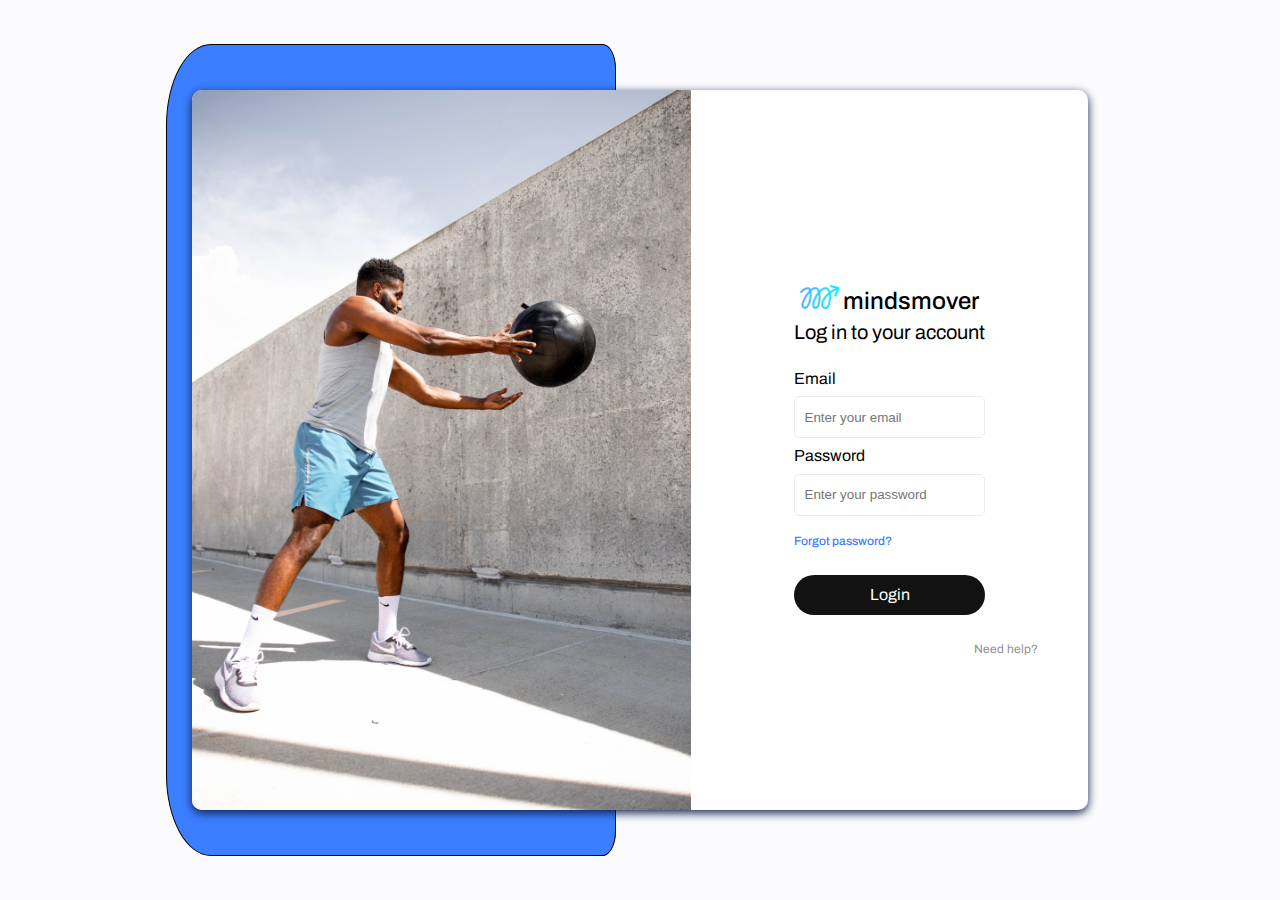
<file: docs/index.html>
<!DOCTYPE html>
<html lang="en">
<head>
    <meta charset="UTF-8">
    <meta http-equiv="X-UA-Compatible" content="IE=edge">
    <meta name="viewport" content="width=device-width, initial-scale=1.0">
    <title>Login page</title>
    <link rel="stylesheet" href="./assets/css/login-style.css">
    <link rel="stylesheet" href="./assets/css/adaptive-login.css">
</head>
<body>
    <div class="rectangle"></div>
    <div class="login">
        <img src="./assets/images/login-page-img.png" alt="Basketball player" class="login-image" />
        <div class="login-main">
            <section class="login-head">
                <img src="./assets/images/mindsmover-logo.png" alt="Mindsmover logo" class="logo-image" />
                <h1 class="logo-header">mindsmover</h1>
            </section>
            <form action="" class="login-form">
                <p class="login-text">Log in to your account</p>
                <label for="email">Email</label>
                <input type="email" name="email" id="email" placeholder="Enter your email"/>
                <label for="password">Password</label>
                <input type="password" name="password" id="password" placeholder="Enter your password"/>
                <a href="#" class="forgot-pass">Forgot password?</a>
                <a href="dashboard.html" class="button button-login">Login</a>
            </form>
            <a href="#" class="help">Need help?</a>
        </div>
    </div>
</body>
</html>
</file>
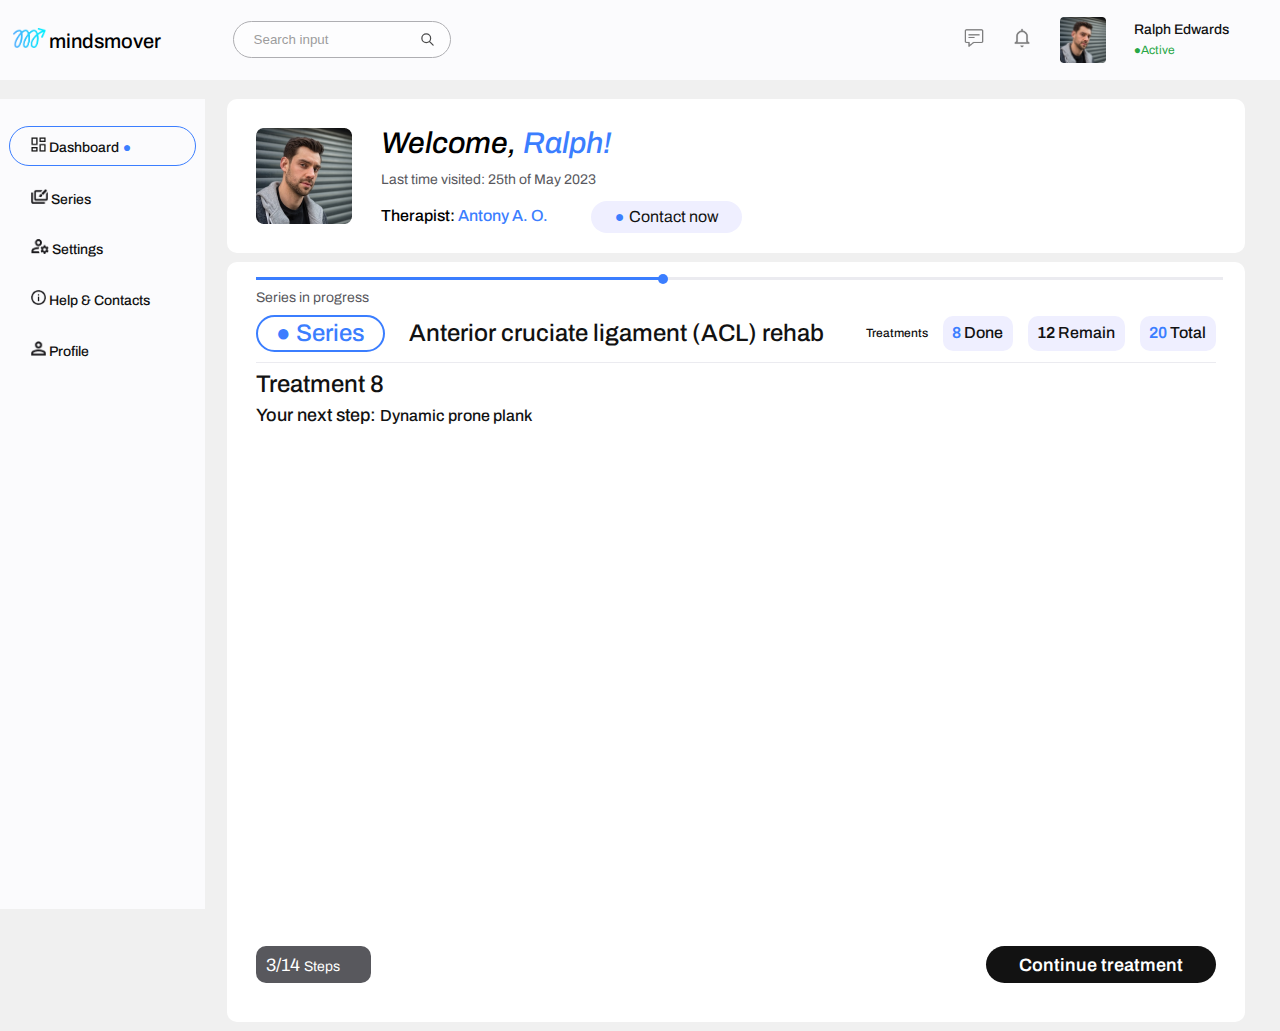
<file: docs/dashboard.html>
<!DOCTYPE html>
<html lang="en">
<head>
    <meta charset="UTF-8">
    <meta name="viewport" content="width=device-width, initial-scale=1.0">
    <title>Dashboard</title>
    <link rel="stylesheet" href="./assets/css/pages-style.css">
    <link rel="stylesheet" href="./assets/css/adaptive-pages.css">
</head>
<body>
    <header class="dashboard-head">
        <section class="head-section-logo">
            <img src="./assets/images/mindsmover-logo.png" alt="Mindsmover logo" class="logo-image"/>
            <h1 class="logo-header">mindsmover</h1>
        </section>
        <section class="head-section-search">
            <input type="text" name="search" id="search" placeholder="Search input" />
        </section>
        <a href=""><img src="./assets/images/message.png" alt="Message icon" class="message icon" /></a>
        <a href=""><img src="./assets/images/notification.png" alt="Notification icon" class="notification icon" /></a>
        <img src="./assets/images/profile-photo.png" alt="Profile photo" class="profile-photo mini" />
        <section class="profile-info">
            <p class="profile-name">Ralph Edwards</p>
            <p class="status">Active</p>
        </section>
    </header>
    <nav class="navigation">
        <ul class="menu">
            <a href="./dashboard.html" class="menu-item-link active-menu-item">
                <li class="menu-item">
                    <img src="./assets/images/dashboard.png" alt="" class="item-icon" />
                    <p class="item-text">Dashboard</p>
                </li>
            </a>
            <a href="./series.html" class="menu-item-link">
                <li class="menu-item">
                    <img src="./assets/images/slide_library.png" alt="" class="item-icon" />
                    <p class="item-text">Series</p>
                </li>
            </a>
            <a href="./settings.html" class="menu-item-link">
                <li class="menu-item">
                    <img src="./assets/images/manage_accounts.png" alt="" class="item-icon" />
                    <p class="item-text">Settings</p>
                </li>
            </a>
            <a href="./help_contacts.html" class="menu-item-link">
                <li class="menu-item">
                    <img src="./assets/images/info.png" alt="" class="item-icon" />
                    <p class="item-text">Help & Contacts</p>
                </li>
            </a>
            <a href="./profile.html" class="menu-item-link">
                <li class="menu-item">
                    <img src="./assets/images/person.png" alt="" class="item-icon" />
                    <p class="item-text">Profile</p>
                </li>
            </a>
        </ul>
    </nav>
    <main>
        <div class="content">
            <section class="content-section welcome">
                <img src="./assets/images/profile-photo.png" alt="Profile photo" class="welcome-photo" />
                <section class="welcome-text">
                    <h2 class="welcome-header">Welcome, <span class="client-name">Ralph!</span></h2>
                    <p class="last-visit">Last time visited: 25th of May 2023</p>
                    <p class="therapist">Therapist: <span class="therapist-name">Antony A. O.</span></p>
                    <a href="" class="button button-contact-now">Contact now</a>
                </section>
            </section>
            <section class="content-section series">
                <section class="progress">
                    <div class="progress-bar"></div>
                    <div class="active-progress"></div>
                    <p class="progress-text">Series in progress</p>
                    <section class="treatment-head">
                        <a href="series.html" class="button button-series">Series</a>
                        <h2 class="treatment-header">Anterior cruciate ligament (ACL) rehab</h2>
                        <p class="treatment-text">Treatments</p>
                        <p class="treatment-amount"><span class="amount">8</span> Done</p>
                        <p class="treatment-amount"><span class="remain">12</span> Remain</p>
                        <p class="treatment-amount"><span class="amount">20</span> Total</p>
                    </section>
                    <h3 class="treatment-number">Treatment 8</h3>
                    <p class="next-step">Your next step: <span class="next-step-text">Dynamic prone plank</span></p>
                    <iframe src="https://www.youtube.com/embed/7LTtNJTOlk0" frameborder="0" class="video"></iframe>
                    <section class="section-bottom">
                        <p class="steps-amount">3/14 <span class="steps-amount-text">Steps</span></p>
                        <a href="" class="button button-continue">Continue treatment</a>
                    </section>
                </section>
            </section>
        </div>
    </main>
</body>
</html>
</file>
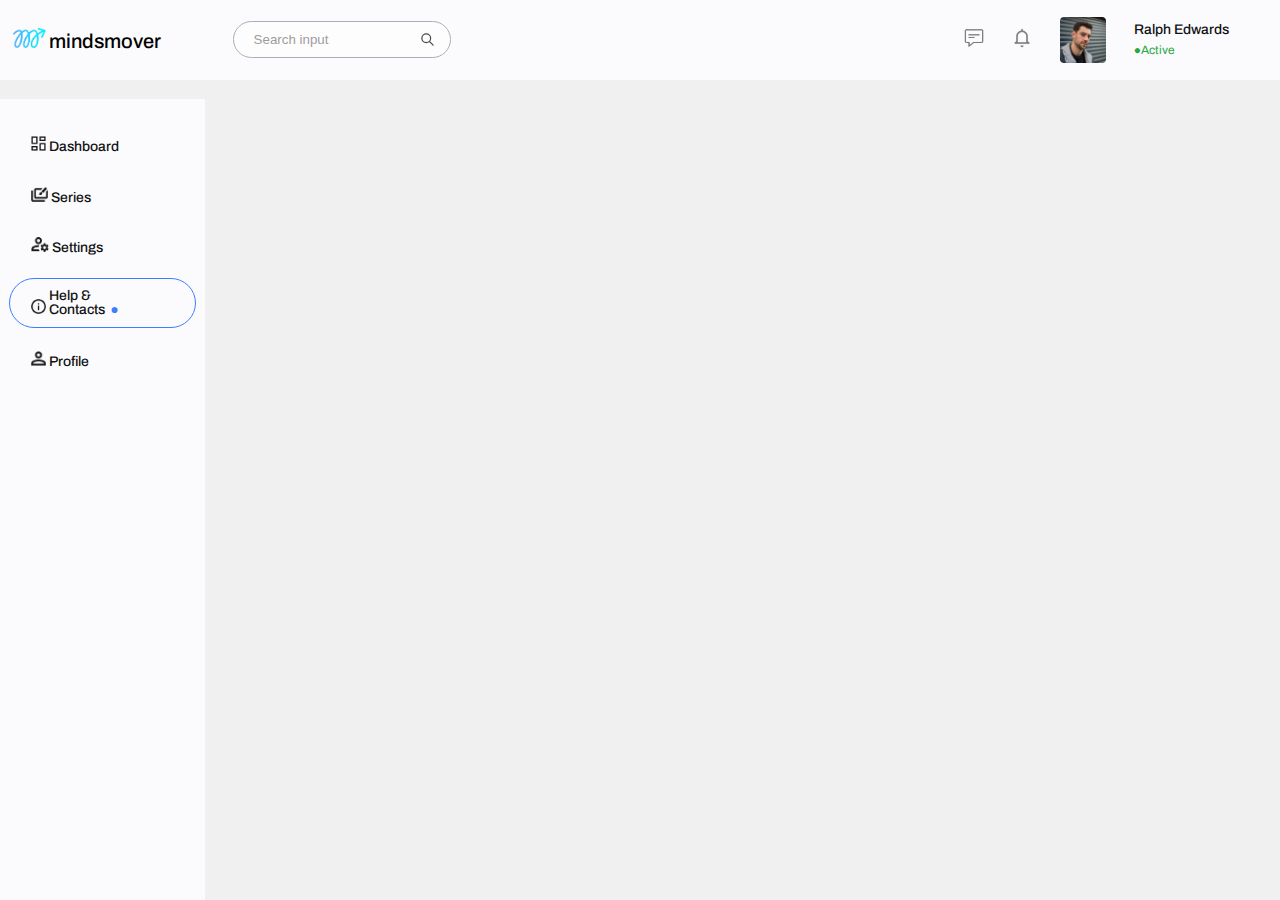
<file: docs/help_contacts.html>
<!DOCTYPE html>
<html lang="en">
<head>
    <meta charset="UTF-8">
    <meta name="viewport" content="width=device-width, initial-scale=1.0">
    <title>Series</title>
    <link rel="stylesheet" href="./assets/css/pages-style.css">
    <link rel="stylesheet" href="./assets/css/adaptive-pages.css">
</head>
<body>
    <header class="dashboard-head">
        <section class="head-section-logo">
            <img src="./assets/images/mindsmover-logo.png" alt="Mindsmover logo" class="logo-image"/>
            <h1 class="logo-header">mindsmover</h1>
        </section>
        <section class="head-section-search">
            <input type="text" name="search" id="search" placeholder="Search input" />
        </section>
        <a href=""><img src="./assets/images/message.png" alt="Message icon" class="message icon" /></a>
        <a href=""><img src="./assets/images/notification.png" alt="Notification icon" class="notification icon" /></a>
        <img src="./assets/images/profile-photo.png" alt="Profile photo" class="profile-photo mini" />
        <section class="profile-info">
            <p class="profile-name">Ralph Edwards</p>
            <p class="status">Active</p>
        </section>
    </header>
    <nav class="navigation">
        <ul class="menu">
            <a href="./dashboard.html" class="menu-item-link">
                <li class="menu-item">
                    <img src="./assets/images/dashboard.png" alt="" class="item-icon" />
                    <p class="item-text">Dashboard</p>
                </li>
            </a>
            <a href="./series.html" class="menu-item-link">
                <li class="menu-item">
                    <img src="./assets/images/slide_library.png" alt="" class="item-icon" />
                    <p class="item-text">Series</p>
                </li>
            </a>
            <a href="./settings.html" class="menu-item-link">
                <li class="menu-item">
                    <img src="./assets/images/manage_accounts.png" alt="" class="item-icon" />
                    <p class="item-text">Settings</p>
                </li>
            </a>
            <a href="./help_contacts.html" class="menu-item-link active-menu-item">
                <li class="menu-item">
                    <img src="./assets/images/info.png" alt="" class="item-icon" />
                    <p class="item-text">Help & Contacts</p>
                </li>
            </a>
            <a href="./profile.html" class="menu-item-link">
                <li class="menu-item">
                    <img src="./assets/images/person.png" alt="" class="item-icon" />
                    <p class="item-text">Profile</p>
                </li>
            </a>
        </ul>
    </nav>
    <main>
        
    </main>
</body>
</html>
</file>
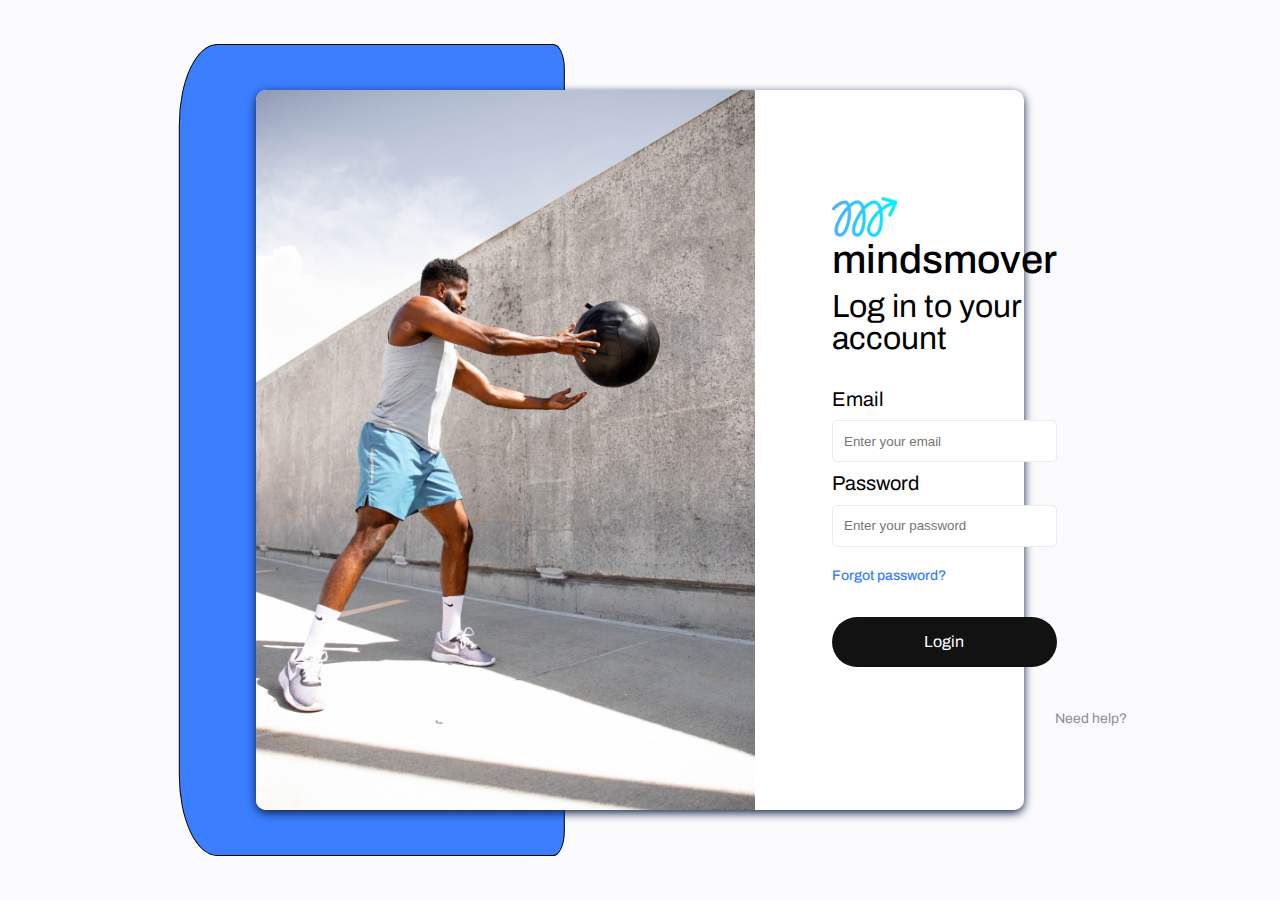
<file: docs/login.html>
<!DOCTYPE html>
<html lang="en">
<head>
    <meta charset="UTF-8">
    <meta http-equiv="X-UA-Compatible" content="IE=edge">
    <meta name="viewport" content="width=device-width, initial-scale=1.0">
    <title>Login page</title>
    <link rel="stylesheet" href="../assets/css/login-style.css">
</head>
<body>
    <div class="rectangle"></div>
    <div class="login">
        <img src="../assets/images/login-page-img.png" alt="Basketball player" class="login-image" />
        <div class="login-main">
            <section class="login-head">
                <img src="../assets/images/mindsmover-logo.png" alt="Mindsmover logo" class="logo-image" />
                <h1 class="logo-header">mindsmover</h1>
            </section>
            <form action="" class="login-form">
                <p class="login-text">Log in to your account</p>
                <label for="email">Email</label>
                <input type="email" name="email" id="email" placeholder="Enter your email"/>
                <label for="password">Password</label>
                <input type="password" name="password" id="password" placeholder="Enter your password"/>
                <a href="#" class="forgot-pass">Forgot password?</a>
                <a href="dashboard.html" class="button">Login</a>
            </form>
            <a href="#" class="help">Need help?</a>
        </div>
    </div>
</body>
</html>
</file>
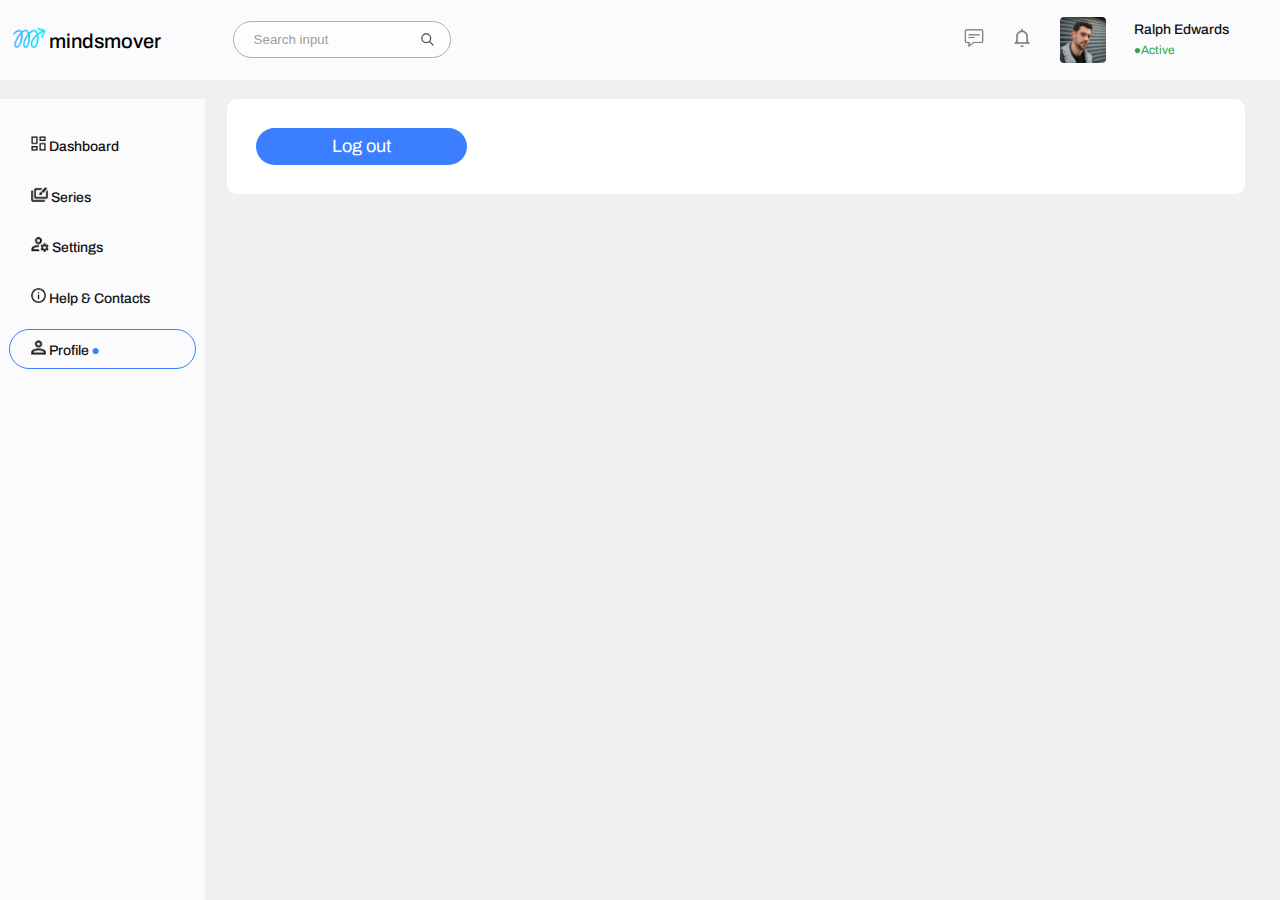
<file: docs/profile.html>
<!DOCTYPE html>
<html lang="en">
<head>
    <meta charset="UTF-8">
    <meta name="viewport" content="width=device-width, initial-scale=1.0">
    <title>Series</title>
    <link rel="stylesheet" href="./assets/css/pages-style.css">
    <link rel="stylesheet" href="./assets/css/adaptive-pages.css">
</head>
<body>
    <header class="dashboard-head">
        <section class="head-section-logo">
            <img src="./assets/images/mindsmover-logo.png" alt="Mindsmover logo" class="logo-image"/>
            <h1 class="logo-header">mindsmover</h1>
        </section>
        <section class="head-section-search">
            <input type="text" name="search" id="search" placeholder="Search input" />
        </section>
        <a href=""><img src="./assets/images/message.png" alt="Message icon" class="message icon" /></a>
        <a href=""><img src="./assets/images/notification.png" alt="Notification icon" class="notification icon" /></a>
        <img src="./assets/images/profile-photo.png" alt="Profile photo" class="profile-photo mini" />
        <section class="profile-info">
            <p class="profile-name">Ralph Edwards</p>
            <p class="status">Active</p>
        </section>
    </header>
    <nav class="navigation">
        <ul class="menu">
            <a href="./dashboard.html" class="menu-item-link">
                <li class="menu-item">
                    <img src="./assets/images/dashboard.png" alt="" class="item-icon" />
                    <p class="item-text">Dashboard</p>
                </li>
            </a>
            <a href="./series.html" class="menu-item-link">
                <li class="menu-item">
                    <img src="./assets/images/slide_library.png" alt="" class="item-icon" />
                    <p class="item-text">Series</p>
                </li>
            </a>
            <a href="./settings.html" class="menu-item-link">
                <li class="menu-item">
                    <img src="./assets/images/manage_accounts.png" alt="" class="item-icon" />
                    <p class="item-text">Settings</p>
                </li>
            </a>
            <a href="./help_contacts.html" class="menu-item-link">
                <li class="menu-item">
                    <img src="./assets/images/info.png" alt="" class="item-icon" />
                    <p class="item-text">Help & Contacts</p>
                </li>
            </a>
            <a href="./profile.html" class="menu-item-link active-menu-item">
                <li class="menu-item">
                    <img src="./assets/images/person.png" alt="" class="item-icon" />
                    <p class="item-text">Profile</p>
                </li>
            </a>
        </ul>
    </nav>
    <main>
        <div class="content">
            <section class="content-section">
                <a href="./index.html" class="button button-log-out">Log out</a>
            </section>
        </div>
    </main>
</body>
</html>
</file>
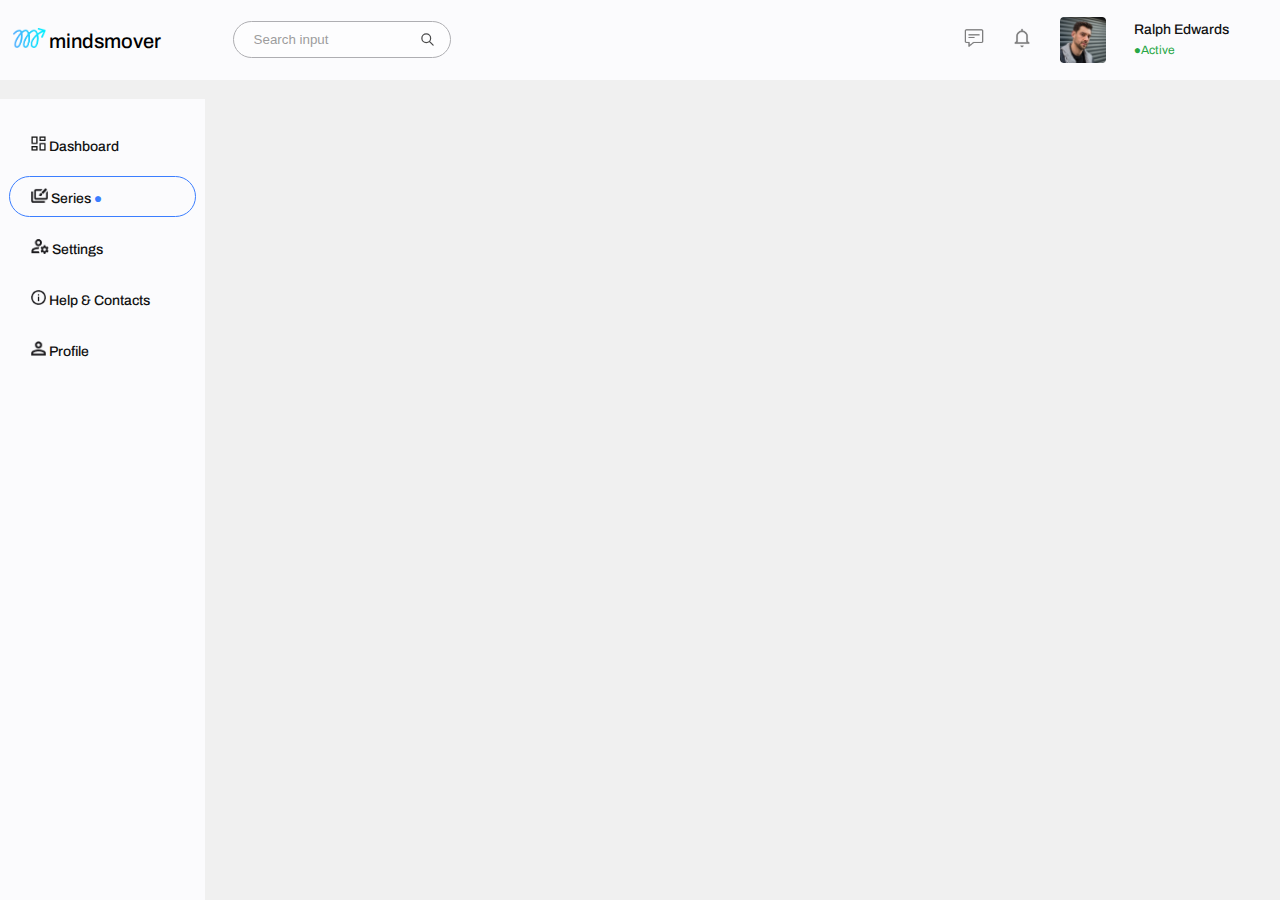
<file: docs/series.html>
<!DOCTYPE html>
<html lang="en">
<head>
    <meta charset="UTF-8">
    <meta name="viewport" content="width=device-width, initial-scale=1.0">
    <title>Series</title>
    <link rel="stylesheet" href="./assets/css/pages-style.css">
    <link rel="stylesheet" href="./assets/css/adaptive-pages.css">
</head>
<body>
    <header class="dashboard-head">
        <section class="head-section-logo">
            <img src="./assets/images/mindsmover-logo.png" alt="Mindsmover logo" class="logo-image"/>
            <h1 class="logo-header">mindsmover</h1>
        </section>
        <section class="head-section-search">
            <input type="text" name="search" id="search" placeholder="Search input" />
        </section>
        <a href=""><img src="./assets/images/message.png" alt="Message icon" class="message icon" /></a>
        <a href=""><img src="./assets/images/notification.png" alt="Notification icon" class="notification icon" /></a>
        <img src="./assets/images/profile-photo.png" alt="Profile photo" class="profile-photo mini" />
        <section class="profile-info">
            <p class="profile-name">Ralph Edwards</p>
            <p class="status">Active</p>
        </section>
    </header>
    <nav class="navigation">
        <ul class="menu">
            <a href="./dashboard.html" class="menu-item-link">
                <li class="menu-item">
                    <img src="./assets/images/dashboard.png" alt="" class="item-icon" />
                    <p class="item-text">Dashboard</p>
                </li>
            </a>
            <a href="./series.html" class="menu-item-link active-menu-item">
                <li class="menu-item">
                    <img src="./assets/images/slide_library.png" alt="" class="item-icon" />
                    <p class="item-text">Series</p>
                </li>
            </a>
            <a href="./settings.html" class="menu-item-link">
                <li class="menu-item">
                    <img src="./assets/images/manage_accounts.png" alt="" class="item-icon" />
                    <p class="item-text">Settings</p>
                </li>
            </a>
            <a href="./help_contacts.html" class="menu-item-link">
                <li class="menu-item">
                    <img src="./assets/images/info.png" alt="" class="item-icon" />
                    <p class="item-text">Help & Contacts</p>
                </li>
            </a>
            <a href="./profile.html" class="menu-item-link">
                <li class="menu-item">
                    <img src="./assets/images/person.png" alt="" class="item-icon" />
                    <p class="item-text">Profile</p>
                </li>
            </a>
        </ul>
    </nav>
    <main>
        
    </main>
</body>
</html>
</file>
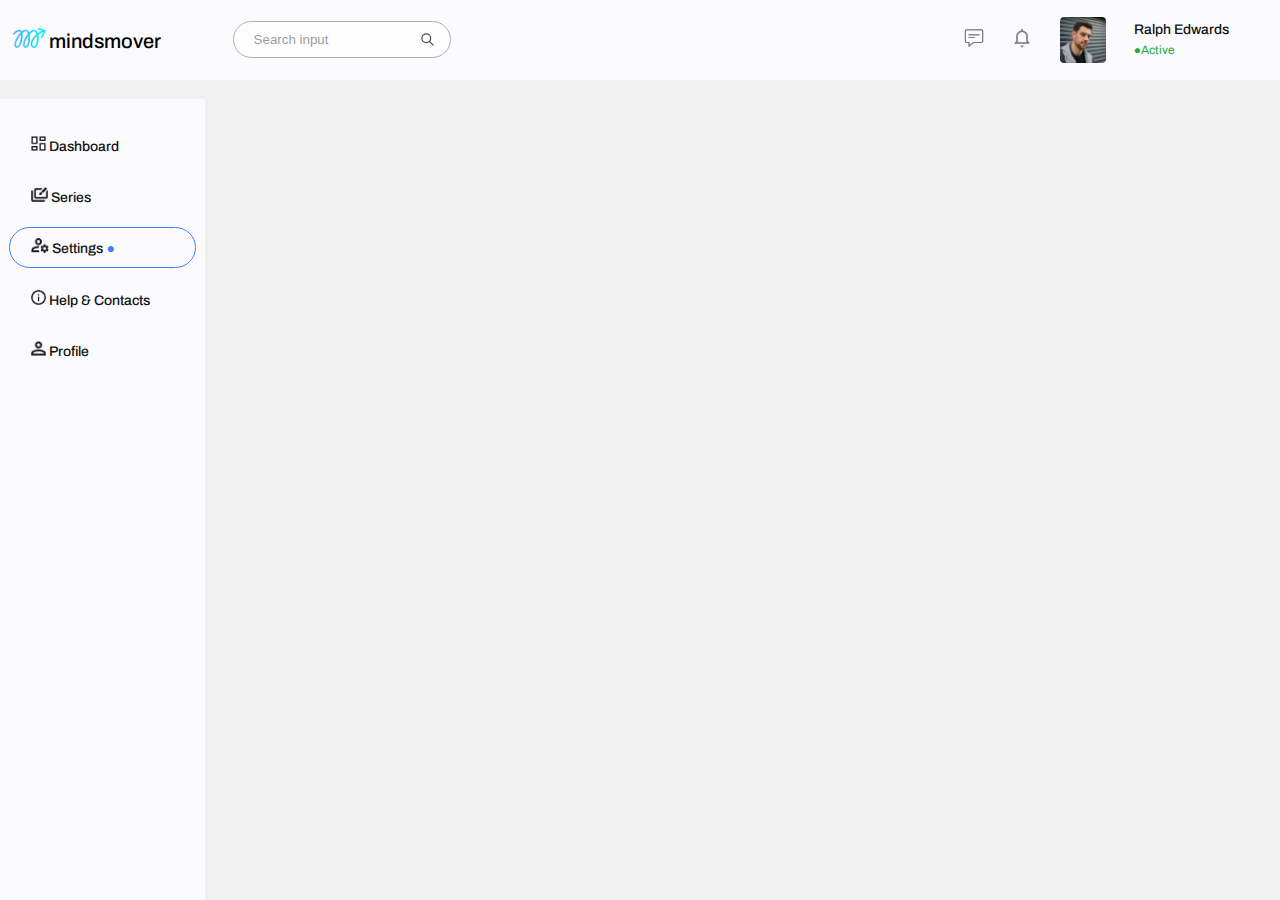
<file: docs/settings.html>
<!DOCTYPE html>
<html lang="en">
<head>
    <meta charset="UTF-8">
    <meta name="viewport" content="width=device-width, initial-scale=1.0">
    <title>Series</title>
    <link rel="stylesheet" href="./assets/css/pages-style.css">
    <link rel="stylesheet" href="./assets/css/adaptive-pages.css">
</head>
<body>
    <header class="dashboard-head">
        <section class="head-section-logo">
            <img src="./assets/images/mindsmover-logo.png" alt="Mindsmover logo" class="logo-image"/>
            <h1 class="logo-header">mindsmover</h1>
        </section>
        <section class="head-section-search">
            <input type="text" name="search" id="search" placeholder="Search input" />
        </section>
        <a href=""><img src="./assets/images/message.png" alt="Message icon" class="message icon" /></a>
        <a href=""><img src="./assets/images/notification.png" alt="Notification icon" class="notification icon" /></a>
        <img src="./assets/images/profile-photo.png" alt="Profile photo" class="profile-photo mini" />
        <section class="profile-info">
            <p class="profile-name">Ralph Edwards</p>
            <p class="status">Active</p>
        </section>
    </header>
    <nav class="navigation">
        <ul class="menu">
            <a href="./dashboard.html" class="menu-item-link">
                <li class="menu-item">
                    <img src="./assets/images/dashboard.png" alt="" class="item-icon" />
                    <p class="item-text">Dashboard</p>
                </li>
            </a>
            <a href="./series.html" class="menu-item-link">
                <li class="menu-item">
                    <img src="./assets/images/slide_library.png" alt="" class="item-icon" />
                    <p class="item-text">Series</p>
                </li>
            </a>
            <a href="./settings.html" class="menu-item-link active-menu-item">
                <li class="menu-item">
                    <img src="./assets/images/manage_accounts.png" alt="" class="item-icon" />
                    <p class="item-text">Settings</p>
                </li>
            </a>
            <a href="./help_contacts.html" class="menu-item-link">
                <li class="menu-item">
                    <img src="./assets/images/info.png" alt="" class="item-icon" />
                    <p class="item-text">Help & Contacts</p>
                </li>
            </a>
            <a href="./profile.html" class="menu-item-link">
                <li class="menu-item">
                    <img src="./assets/images/person.png" alt="" class="item-icon" />
                    <p class="item-text">Profile</p>
                </li>
            </a>
        </ul>
    </nav>
    <main>
        
    </main>
</body>
</html>
</file>
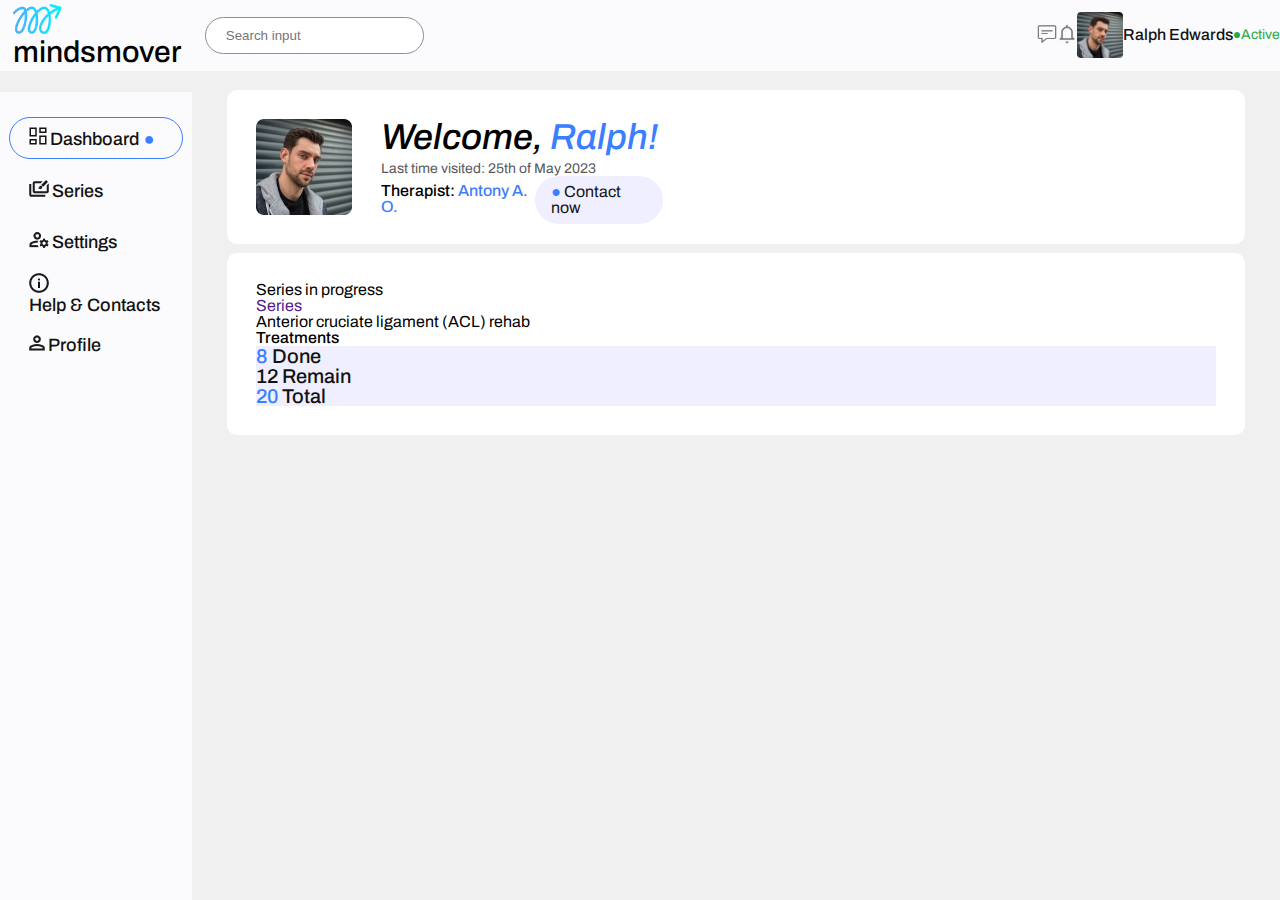
<file: pages/dashboard.html>
<!DOCTYPE html>
<html lang="en">
<head>
    <meta charset="UTF-8">
    <meta name="viewport" content="width=device-width, initial-scale=1.0">
    <title>Dashboard</title>
    <link rel="stylesheet" href="../assets/css/pages-style.css">
</head>
<body>
    <header class="dashboard-head">
        <section class="head-section-logo">
            <img src="../assets/images/mindsmover-logo.png" alt="Mindsmover logo" class="logo-image"/>
            <h1 class="logo-header">mindsmover</h1>
        </section>
        <section class="head-section-search">
            <input type="text" name="search" id="search" placeholder="Search input" />
        </section>
        <section class="head-section-profile">
            <a href=""><img src="../assets/images/message.png" alt="Message icon" class="message icon" /></a>
            <a href=""><img src="../assets/images/notification.png" alt="Notification icon" class="notification icon" /></a>
            <img src="../assets/images/profile-photo.png" alt="Profile photo" class="profile-photo mini" />
            <p class="profile-name">Ralph Edwards</p>
            <p class="status">Active</p>
        </section>
    </header>
    <nav class="navigation">
        <ul class="menu">
            <a href="" class="menu-item-link active-menu-item">
                <li class="menu-item">
                    <img src="../assets/images/dashboard.png" alt="" class="item-icon" />
                    <p class="item-text">Dashboard</p>
                </li>
            </a>
            <a href="" class="menu-item-link">
                <li class="menu-item">
                    <img src="../assets/images/slide_library.png" alt="" class="item-icon" />
                    <p class="item-text">Series</p>
                </li>
            </a>
            <a href="" class="menu-item-link">
                <li class="menu-item">
                    <img src="../assets/images/manage_accounts.png" alt="" class="item-icon" />
                    <p class="item-text">Settings</p>
                </li>
            </a>
            <a href="" class="menu-item-link">
                <li class="menu-item">
                    <img src="../assets/images/info.png" alt="" class="item-icon" />
                    <p class="item-text">Help & Contacts</p>
                </li>
            </a>
            <a href="" class="menu-item-link">
                <li class="menu-item">
                    <img src="../assets/images/person.png" alt="" class="item-icon" />
                    <p class="item-text">Profile</p>
                </li>
            </a>
        </ul>
    </nav>
    <main>
        <div class="content">
            <section class="content-section welcome">
                <img src="../assets/images/profile-photo.png" alt="Profile photo" class="welcome-photo" />
                <section class="welcome-text">
                    <h2 class="welcome-header">Welcome, <span class="client-name">Ralph!</span></h2>
                    <p class="last-visit">Last time visited: 25th of May 2023</p>
                    <p class="therapist">Therapist: <span class="therapist-name">Antony A. O.</span></p>
                    <a href="" class="button-contact-now">Contact now</a>
                </section>
            </section>
            <section class="content-section series">
                <section class="progress">
                    <div class="progress-bar"></div>
                    <div class="active-progress"></div>
                    <p class="progress-text">Series in progress</p>
                    <a href="" class="button-series">Series</a>
                    <h2 class="treatment-header">Anterior cruciate ligament (ACL) rehab</h2>
                    <p class="treatment-text">Treatments</p>
                    <p class="treatment-amount"><span class="amount">8</span> Done</p>
                    <p class="treatment-amount"><span class="remain">12</span> Remain</p>
                    <p class="treatment-amount"><span class="amount">20</span> Total</p>
                </section>
            </section>
        </div>
    </main>
</body>
</html>
</file>
<file: docs/assets/css/login-style.css>
@import url(style.css);

body
{
    background-color: #FBFBFD;
}

.rectangle {
    height: 90vh;
    width: 35vw;
    background-color: #3B7EFF;
    border: 1px solid #000000;
    border-radius: 10% 3% 3% 10%;
    position: absolute;
    z-index: 1;
    top: 50%;
    left: 20%;
    transform: translate(-20%, -50%);
}

.login {
    width: 60vw;
    height: 80vh;
    z-index: 2;
    position: absolute;
    top: 50%;
    left: 50%;
    transform: translate(-50%, -50%);
    background-color: #FFFFFF;
    display: flex;
    flex-direction: row;
    align-items: center;
    border-radius: 10px;
    box-shadow: 0px 3px 10px 0px #0F2048;
}

.login-main {
    position: relative;
    width: 100%;
    margin: 10%;
    display: flex;
    flex-direction: column;
    align-items: center;
}

.login-image {
    height: 100%;
    border-radius: 10px 0 0 10px;
}

.logo-image {
    height: 40px;
}

.logo-header {
    font-size: 40px;
}

.login-form {
    display: flex;
    flex-direction: column;
}

.login-text {
    font-size: 32px;
    padding: 5% 0 15%;
}

label {
    font-size: 20px;
}

.login-form input {
    border: 1px solid #EBEBF0;
    border-radius: 5px;
    height: 40px;
    padding: 0 0 0 5%;
    margin: 5% 0;
}

.forgot-pass {
    color: #3B7EFF;
    font-size: 14px;
    font-weight: 500;
    margin: 5% 0 15%;
}

.button-login {
    width: 100%;
    height: 50px;
    background-color: #121212;
    color: #FFFFFF;
    font-size: 20px;
}

.help {
    color: #8E8E93;
    font-size: 14px;
    position: absolute;
    bottom: -40px;
    right: -40px;
}
</file>
<file: docs/assets/css/adaptive-login.css>
@media screen and (max-width: 1500px) {
    .login {
        width: 70vw;
    }

    .logo-image {
        height: 24px;
    }

    .logo-header {
        font-size: 24px;
    }

    .login-text {
        font-size: 20px;
    }

    label, .button {
        font-size: 16px;
    }
    
    .forgot-pass, .help {
        font-size: 12px;
    }

    .button {
        height: 40px;
    }
}

@media screen and (max-width: 1000px) {
    .rectangle {
        width: 60vw;
    }
    .login {
        height: 50vh;
        width: 80vw;
    }

    .logo-image {
        height: 20px;
    }

    .logo-header {
        font-size: 20px;
    }

    .login-text {
        font-size: 16px;
    }

    label, .button {
        font-size: 14px;
    }

    .login-form input {
        height: 30px;
        font-size: 12px;
    }

    .help {
        bottom: -30px;
        right: -10px;
    }
}

@media screen and (max-width: 800px) {
    .rectangle {
        width: 80vw;
    }

    .login {
        height: 70vh;
    }

    .login-image {
        opacity: 0.2;
        width: 100%;
    }

    .login-main {
        margin: 20% 0;
        position: absolute;
        left: 0;
        top: 0;
    }

    .logo-image {
        height: 30px;
    }

    .logo-header {
        font-size: 30px;
    }

    .login-text {
        font-size: 24px;
    }

    label, .button {
        font-size: 18px;
    }

    .forgot-pass, .help {
        font-size: 14px;
    }

    .help {
        right: 10px;
    }
}

@media screen and (max-width: 320px) {
    .rectangle {
        display: none;
    }

    .login {
        height: 100vh;
        width: 100vw;
    }

    .logo-header {
        font-size: 20px;
    }

    .login-text {
        font-size: 16px;
    }

    label, .button {
        font-size: 12px;
    }

    .forgot-pass, .help {
        font-size: 10px;
    }

    .login-form input {
        height: 25px;
    }
}
</file>
<file: docs/assets/css/pages-style.css>
@import url(style.css); /* import common styles */

body {
    background-color: #F0F0F0;
}

/* styling header */

.dashboard-head {
    padding: 1%;
    display: flex;
    flex-direction: row;
    align-items: center;
    background-color: #FBFBFD;
    justify-content: space-between;
    height: 5vh;
    position: fixed;
    width: 100vw;
    z-index: 3;
}

.head-section-logo {
    width: 15%;
}

.logo-header {
    font-size: 30px;
}

.logo-image {
    height: 30px;
}

.head-section-search {
    width: 60%;
}

#search {
    width: 25%;
    padding: 10px 20px;
    border: 1px solid #8E8E93;
    border-radius: 50px;
    background-image: url('../images/search-icon.svg');
    background-size: 15px;
    background-repeat: no-repeat;
    background-position: right 15px center;
    opacity: 0.7;
}

.icon {
    opacity: 0.5;
    height: 20px;
}

.mini {
    height: 46px;
    width: 46px;
}

.profile-info {
    padding-right: 5%;
    height: 46px;
    display: flex;
    flex-direction: column;
    justify-content: space-evenly;
}

.profile-name {
    font-size: 16px;
    font-weight: 500;
    color: #121212;
}

.status {
    font-size: 14px;
    color: #28A745;
}

.status::before {
    content: '\25CF';
}

/* styling navigation menu */

.navigation {
    background-color: #FBFBFD;
    height: 90vh;
    width: 15%;
    position: fixed;
    top: 10vh;
    z-index: 3;
}

.menu {
    display: flex;
    flex-direction: column;
    align-items: center;
    padding-top: 10%;
}

.menu-item-link {
    width: 80%;
    display: flex;
    flex-direction: row;
    align-items: center;
    padding: 5% 0 5% 10%;
    margin: 3% 0;
}

.item-icon {
    height: 15px;
}

.item-text {
    display: inline-block;
    color: #121212;
    font-size: 18px;
    font-weight: 500;
}

.active-menu-item {
    border: #3B7EFF solid 1px;
    border-radius: 50px;
}

.active-menu-item .item-text::after {
    content: '\25CF';
    color: #3B7EFF;
    padding-left: 5%;
}

/* styling main section */

/* it is whole main section that is divided into smaller sections */
.content {
    position: absolute;
    top: 10vh;
    left: 20vw;
    width: 75vw;
    display: flex;
    flex-direction: column;
    align-items: center;
}

/* it's common styling for each content sections */

.content-section {
    background-color: #FFFFFF;
    width: 100%;
    border-radius: 10px;
    padding: 3%;
    margin-bottom: 1%;
    position: relative;
}

/* styling the first section (it's welcome section, it is only one on page) */

.welcome {
    display: flex;
    flex-direction: row;
    align-items: center;
    height: 96px;
}

.welcome-text {
    position: relative;
    width: 80%;
    height: 100%;
    padding-left: 3%;
}

.welcome-photo {
    height: 100%;
}

.welcome-header {
    font-size: 36px;
    font-style: italic;
    font-weight: 500;
}

.last-visit {
    font-size: 14px;
    color: #58585D;
    margin: 1% 0;
}

.therapist {
    font-size: 16px;
    font-weight: 500;
    display: inline-block;
    position: absolute;
    bottom: 0;
    width: 20%;
}

.client-name, .therapist-name {
    color: #3B7EFF;
}

.button-contact-now {
    position: absolute;
    bottom: -10%;
    left: 23%;
    width: 12%;
    color: #121212;
    background-color: #EFEFFF;
    padding: 1%;
}

.button-contact-now::before {
    content: '\25CF';
    color: #3B7EFF;
    padding-right: 3%;
}

.button-contact-now:hover {
    background-color: #3B7EFF;
    color: #EFEFFF;
}

.button-contact-now:hover::before {
    color: #EFEFFF;
}

/* styling the second section (all sections with treatments will look like this) */

.progress-bar {
    position: absolute;
    top: 2%;
    width: 95%;
    height: 3px;
    background-color: #EBEBF0;
    z-index: 1;
}

.active-progress {
    position: absolute;
    top: 2%;
    background-color: #3B7EFF;
    width: 40%;
    height: 3px;
    z-index: 2;
}

.active-progress::after {
    content: '';
    width: 10px;
    height: 10px;
    border-radius: 50%;
    background-color: #3B7EFF;
    position: absolute;
    top: 50%;
    right: 0;
    transform: translate(50%, -50%);
}

.progress-text {
    font-size: 14px;
    color: #58585D;
    margin-top: -1%;
}

.treatment-head {
    display: flex;
    flex-direction: row;
    align-items: center;
    justify-content: space-between;
    padding: 1% 0;
    border-bottom: 1px solid #EBEBF0;
}

.button-series {
    font-size: 30px;
    font-weight: 500;
    color: #3B7EFF;
    background-color: #FFFFFF;
    border: 2px solid #3B7EFF;
    padding: 0.5% 1%;
    width: 10%;
}

.button-series::before {
    content: '\25CF';
    color: #3B7EFF;
    padding-right: 5%;
}

.button-series:hover {
    color: #FFFFFF;
    background-color: #3B7EFF;
}

.button-series:hover::before {
    color: #FFFFFF;
}

.treatment-header {
    font-size: 30px;
    font-weight: 500;
    color: #121212;
    width: 45%;
    padding: 0 1%;
}

.treatment-text {
    font-size: 16px;
    font-weight: 500;
    color: #121212;
}

.treatment-amount {
    background-color: #EFEFFF;
    font-size: 20px;
    font-weight: 500;
    color: #121212;
    padding: 1%;
    border-radius: 10px;
}

.amount, .remain {
    font-weight: 600;
}

.amount {
    color: #3B7EFF;
}

.remain {
    color: #121212;
}

.treatment-number {
    margin: 1% 0;
    font-size: 30px;
    font-weight: 500;
    color: #121212;
}

.next-step {
    font-size: 24px;
    font-weight: 500;
    color: #121212;
    margin: 1% 0;
}

.next-step-text {
    font-size: 18px;
    font-weight: 500;
    color: #121212;
}

.video {
    width: 90%;
    height: 500px;
    border-radius: 10px;
    margin: 0 5%;
}

.section-bottom {
    display: flex;
    flex-direction: row;
    justify-content: space-between;
    align-items: center;
    margin: 1% 0;
}

.steps-amount {
    background-color: #58585D;
    border-radius: 10px;
    color: #FFFFFF;
    font-size: 20px;
    padding: 1%;
    width: 8%;
    display: flex;
    flex-direction: row;
    align-items: center;
    justify-content: space-between;
    display: inline-block;
}

.steps-amount-text {
    font-size: 16px;
}

.button-continue {
    width: 20%;
    background-color: #121212;
    color: #FFFFFF;
    padding: 1%;
    font-size: 20px;
    font-weight: 600;
}

.button-continue:hover {
    background-color: #FFFFFF;
    color: #121212;
    outline: 3px solid #121212;
}

/* page profile.html */

.button-log-out {
    width: 20%;
    background-color: #3B7EFF;
    color: #FFFFFF;
    padding: 1%;
    font-size: 18px;
}

.button-log-out:hover {
    background-color: #FFFFFF;
    color: #3B7EFF;
    outline: 2px solid #3B7EFF;
}
</file>
<file: docs/assets/css/adaptive-pages.css>
@media screen and (max-width: 1500px) { 
    /* adaptive header */
    .dashboard-head {
        height: 6vh;
    }

    .logo-image {
        height: 20px;
    }

    .logo-header {
        font-size: 20px;
    }

    .profile-name {
        font-size: 14px;
    }

    .status {
        font-size: 12px;
    }

    .head-section-search {
        width: 55%;
    }

    /* adaptive navigation menu */
    .navigation {
        top: 11vh;
        width: 16%;
    }

    .item-text {
        font-size: 14px;
    }

    /* adaptive main section */
    .content {
        top: 11vh;
    }

    .welcome-header {
        font-size: 30px;
    }

    .last-visit {
        margin: 2% 0;
    }

    .therapist {
        width: 30%;
    }

    .button-contact-now {
        left: 30%;
        width: 17%;
    }

    /*treatment sections*/
    .progress-text {
        margin-top: 0;
    }

    .button-series {
        font-size: 24px;
        width: 11%;
    }

    .treatment-header {
        font-size: 24px;
    }

    .treatment-text {
        font-size: 12px;
    }

    .treatment-amount {
        font-size: 16px;
    }

    .treatment-number {
        font-size: 24px;
    }

    .next-step {
        font-size: 18px;
    }

    .next-step-text {
        font-size: 16px;
    }

    .steps-amount {
        font-size: 18px;
        width: 10%;
    }

    .steps-amount-text {
        font-size: 14px;
    }

    .button-continue {
        font-size: 18px;
        width: 22%;
    }
}

@media screen and (max-width: 1000px) {
    /* adaptive header */
    .dashboard-head {
        height: 6vh;
    }

    .head-section-logo {
        display: flex;
        flex-direction: column;
        align-items: center;
        justify-content: space-between;
    }
    
    .logo-header {
        font-size: 16px;
    }

    .head-section-search {
        width: 35%;
    }

    #search {
        width: 45%;
        padding-left: 15px;
    }

    /* adaptive navigation menu */
    .navigation
    {
        position: fixed;
        width: 100vw;
        height: 8vh;
        top: 8vh;        
    }

    .item-icon {
        height: 12px;
    }

    .menu {
        height: 100%;
        flex-direction: row;
        justify-content: space-evenly;
        align-items: center;
        padding: 0;
    }

    .menu-item-link {
        width: 17%;
        padding: 1% 0 1% 1%;
    }

    .item-text {
        font-size: 12px;
    }

    /* adaptive main section */

    .content {
        top: 17vh;
        width: 88vw;
        left: 5vw;
    }

    .therapist {
        width: 35%;
        font-size: 14px;
    }

    .button-contact-now {
        bottom: -5%;
        left: 37%;
        font-size: 14px;
        width: 21%;
    }

    /*treatment sections*/
    .progress-text {
        margin-top: 1%;
        font-size: 12px;
    }

    .button-series {
        font-size: 16px;
    }

    .treatment-header {
        font-size: 16px;
        width: 40%;
    }

    .treatment-text {
        font-size: 11px;
    }

    .treatment-amount {
        font-size: 12px;
    }

    .treatment-number {
        font-size: 16px;
    }

    .next-step {
        font-size: 14px;
    }

    .next-step-text {
        font-size: 12px;
    }

    .video {
        height: 300px;
    }

    .steps-amount {
        font-size: 14px;
        width: 15%;
    }

    .steps-amount-text {
        font-size: 12px;
    }

    .button-continue {
        font-size: 14px;
        width: 25%;
    }

    /* page profile.html */
    .button-log-out {
        font-size: 16px;
    }
}

@media screen and (max-width: 600px) {
    /* adaptive header */
    .head-section-logo {
        width: 20%;
    }

    .logo-header {
        font-size: 14px;
    }

    .head-section-search {
        width: 25%;
    }

    #search {
        width: 75%;
        padding-left: 10px;
    }

    /* adaptive navigation menu */
    .navigation {
        height: 7vh;
    }

    .item-text {
        display: none;
    }

    .menu-item-link {
        width: 3%;
        padding: 2%;
    }

    /* adaptive main section */
    .content {
        top: 16vh;
        width: 90vw;
    }

    .welcome {
        height: 80px;
    }

    .welcome-header {
        font-size: 20px;
    }

    .last-visit {
        font-size: 12px;
        margin: 3% 0;
    }

    .therapist {
        width: 50%;
        font-size: 12px;
    }

    .button-contact-now {
        width: 35%;
        left: 53%;
    }

    /*treatment sections*/
    .treatment-head {
        display: block;
    }

    .progress-text {
        margin-bottom: 1%;
    }
    
    .button-series, .treatment-number, .treatment-header {
        font-size: 14px;
    }

    .treatment-header {
        width: 70%;
        display: inline-block;
    }

    .treatment-text, .treatment-amount {
        display: inline-block;
    }

    .treatment-amount {
        margin: 2%;
        width: 20%;
        text-align: center;
    }

    .next-step, .steps-amount {
        font-size: 10px;
    }

    .button-continue {
        font-size: 12px;
        width: 35%;
        font-weight: 500;
    }

    /* page profile.html */
    .button-log-out {
        font-size: 14px;
    }
}
</file>
<file: assets/css/login-style.css>
@import url(style.css);

body
{
    background-color: #FBFBFD;
}

.rectangle {
    height: 90vh;
    width: 30vw;
    background-color: #3B7EFF;
    border: 1px solid #000000;
    border-radius: 10% 3% 3% 10%;
    position: absolute;
    z-index: 1;
    top: 50%;
    left: 20%;
    transform: translate(-20%, -50%);
}

.login {
    width: 60vw;
    height: 80vh;
    z-index: 2;
    position: absolute;
    top: 50%;
    left: 50%;
    transform: translate(-50%, -50%);
    background-color: #FFFFFF;
    display: flex;
    flex-direction: row;
    align-items: center;
    border-radius: 10px;
    box-shadow: 0px 3px 10px 0px #0F2048;
}

.login-main {
    margin: 10%;
    display: flex;
    flex-direction: column;
    align-items: center;
}

.login-image {
    height: 100%;
    border-radius: 10px 0 0 10px;
}

.logo-image {
    height: 40px;
}

.logo-header {
    font-size: 40px;
}

.login-form {
    display: flex;
    flex-direction: column;
}

.login-text {
    font-size: 32px;
    padding: 5% 0 15%;
}

label {
    font-size: 20px;
}

.login-form input {
    border: 1px solid #EBEBF0;
    border-radius: 5px;
    height: 40px;
    padding: 0 0 0 5%;
    margin: 5% 0;
}

.forgot-pass {
    color: #3B7EFF;
    font-size: 14px;
    font-weight: 500;
    margin: 5% 0 15%;
}

.button {
    width: 100%;
    height: 50px;
    background-color: #121212;
    color: #FFFFFF;
    border-radius: 50px;
    display: flex;
    align-items: center;
    justify-content: center;
}

.help {
    color: #8E8E93;
    font-size: 14px;
    margin: 20% -100% -10% 30%;
}
</file>
<file: assets/css/pages-style.css>
@import url(style.css);

body {
    background-color: #F0F0F0;
}

.dashboard-head {
    display: flex;
    flex-direction: row;
    align-items: center;
    background-color: #FBFBFD;
    justify-content: space-around;
    padding: 1%;
    height: 5vh;
    position: fixed;
    width: 100vw;
    z-index: 3;
}

.head-section-logo {
    width: 15%;
}

.logo-header {
    font-size: 30px;
}

.logo-image {
    height: 30px;
}

.head-section-search {
    width: 65%;
}

#search {
    padding: 10px 20px;
    border: 1px solid #8E8E93;
    border-radius: 50px;
}

.head-section-profile {
    width: 20%;
    display: flex;
    align-items: center;
    flex-direction: row;
}

.icon {
    opacity: 0.5;
    height: 20px;
}

.mini {
    height: 46px;
    width: 46px;
}

.profile-name {
    font-size: 16px;
    font-weight: 500;
    color: #121212;
    display: inline-block;
}

.status {
    font-size: 14px;
    color: #28A745;
    display: inline-block;
}

.status::before {
    content: '\25CF';
}

.navigation {
    background-color: #FBFBFD;
    height: 90vh;
    width: 15%;
    margin-top: 2px;
    position: fixed;
    top: 10vh;
}

.menu {
    display: flex;
    flex-direction: column;
    align-items: center;
    padding-top: 10%;
}

.menu-item-link {
    width: 80%;
    height: 40px;
    display: flex;
    flex-direction: row;
    align-items: center;
    padding-left: 10%;
    margin: 3% 0;
}

.item-icon {
    height: 50%;
}

.item-text {
    display: inline-block;
    color: #121212;
    font-size: 18px;
    font-weight: 500;
}

.active-menu-item {
    border: #3B7EFF solid 1px;
    border-radius: 50px;
}

.active-menu-item .item-text::after {
    content: '\25CF';
    color: #3B7EFF;
    padding-left: 5%;
}

.content {
    position: absolute;
    top: 10vh;
    left: 20vw;
    width: 75vw;
    display: flex;
    flex-direction: column;
    align-items: center;
}

.content-section {
    background-color: #FFFFFF;
    width: 100%;
    border-radius: 10px;
    padding: 3%;
    margin-bottom: 1%;
}

.welcome {
    display: flex;
    flex-direction: row;
    align-items: center;
    height: 96px;
}

.welcome-text {
    position: relative;
    width: 80%;
    height: 100%;
    padding-left: 3%;
}

.welcome-photo {
    height: 100%;
}

.welcome-header {
    font-size: 36px;
    font-style: italic;
    font-weight: 500;
}

.last-visit {
    font-size: 14px;
    color: #58585D;
    margin: 1% 0;
}

.therapist {
    font-size: 16px;
    font-weight: 500;
    display: inline-block;
    position: absolute;
    bottom: 0;
    width: 20%;
}

.client-name, .therapist-name {
    color: #3B7EFF;
}

.button-contact-now {
    position: absolute;
    bottom: -10%;
    left: 23%;
    width: 12%;
    color: #121212;
    background-color: #EFEFFF;
    padding: 1% 2%;
    border-radius: 50px;
}

.button-contact-now::before {
    content: '\25CF';
    color: #3B7EFF;
    padding-right: 3%;
}

.progress-bar {
    width: 90%;
    background-color: #EBEBF0;
    z-index: 1;
}

.active-progress {
    background-color: #3B7EFF;
    width: 40%;
    z-index: 2;
}

.treatment-text {
    font-size: 16px;
    font-weight: 500;
}

.treatment-amount {
    background-color: #EFEFFF;
    font-size: 20px;
    font-weight: 500;
    color: #121212;
}

.amount {
    color: #3B7EFF;
}

.remain {
    color: #121212;
}

.video {
    width: 90%;
    height: 500px;
    border-radius: 10px;
}

.steps-amount {
    background-color: #58585D;
    border-radius: 10px;
    color: #FFFFFF;
    padding: 1%;
    width: 8%;
    display: flex;
    flex-direction: row;
    align-items: center;
    justify-content: space-between;
}

.steps-amount-number {
    font-size: 20px;
}

.steps-amount-text {
    font-size: 16px;
}
</file>
